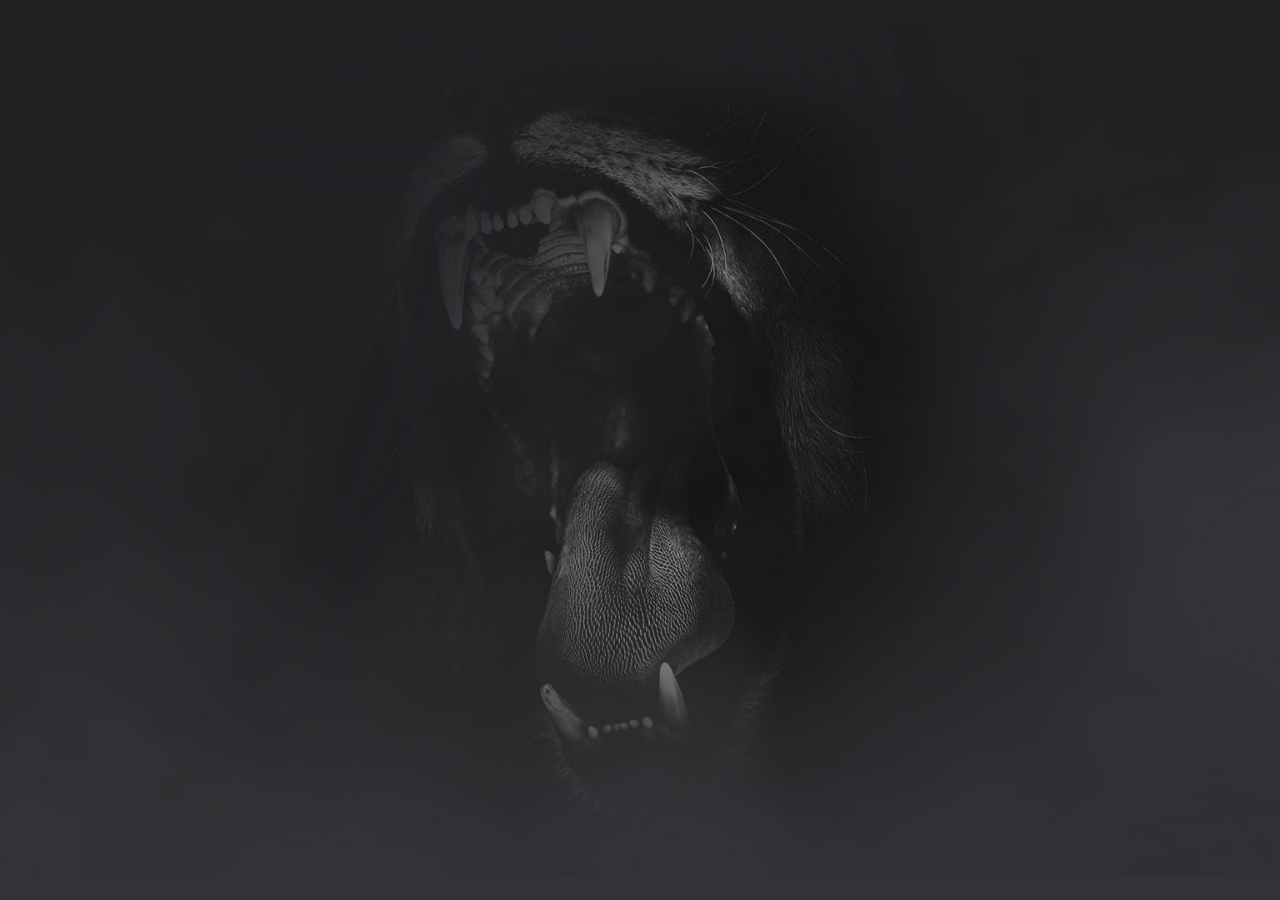
<file: index.html>
<!DOCTYPE html>
<html lang="ru">

<head>
  <meta charset="UTF-8">
  <meta name="viewport" content="width=device-width, initial-scale=1.0">
  <title>Lion Bank - Welcome page</title>
  <link rel="stylesheet" href="./static/css/main.css">
</head>

<body>
  <div class="welcome">
    <div class="welcome__container">
      <div class="central">
        <img src="./static/img/logo-vertical.png" alt="logo" class="central__logo">
        <a href="./main.html" class="btn btn-welcome btn--color--ginger">Войти</a>
      </div>
    </div>
  </div>
</body>

</html>
</file>
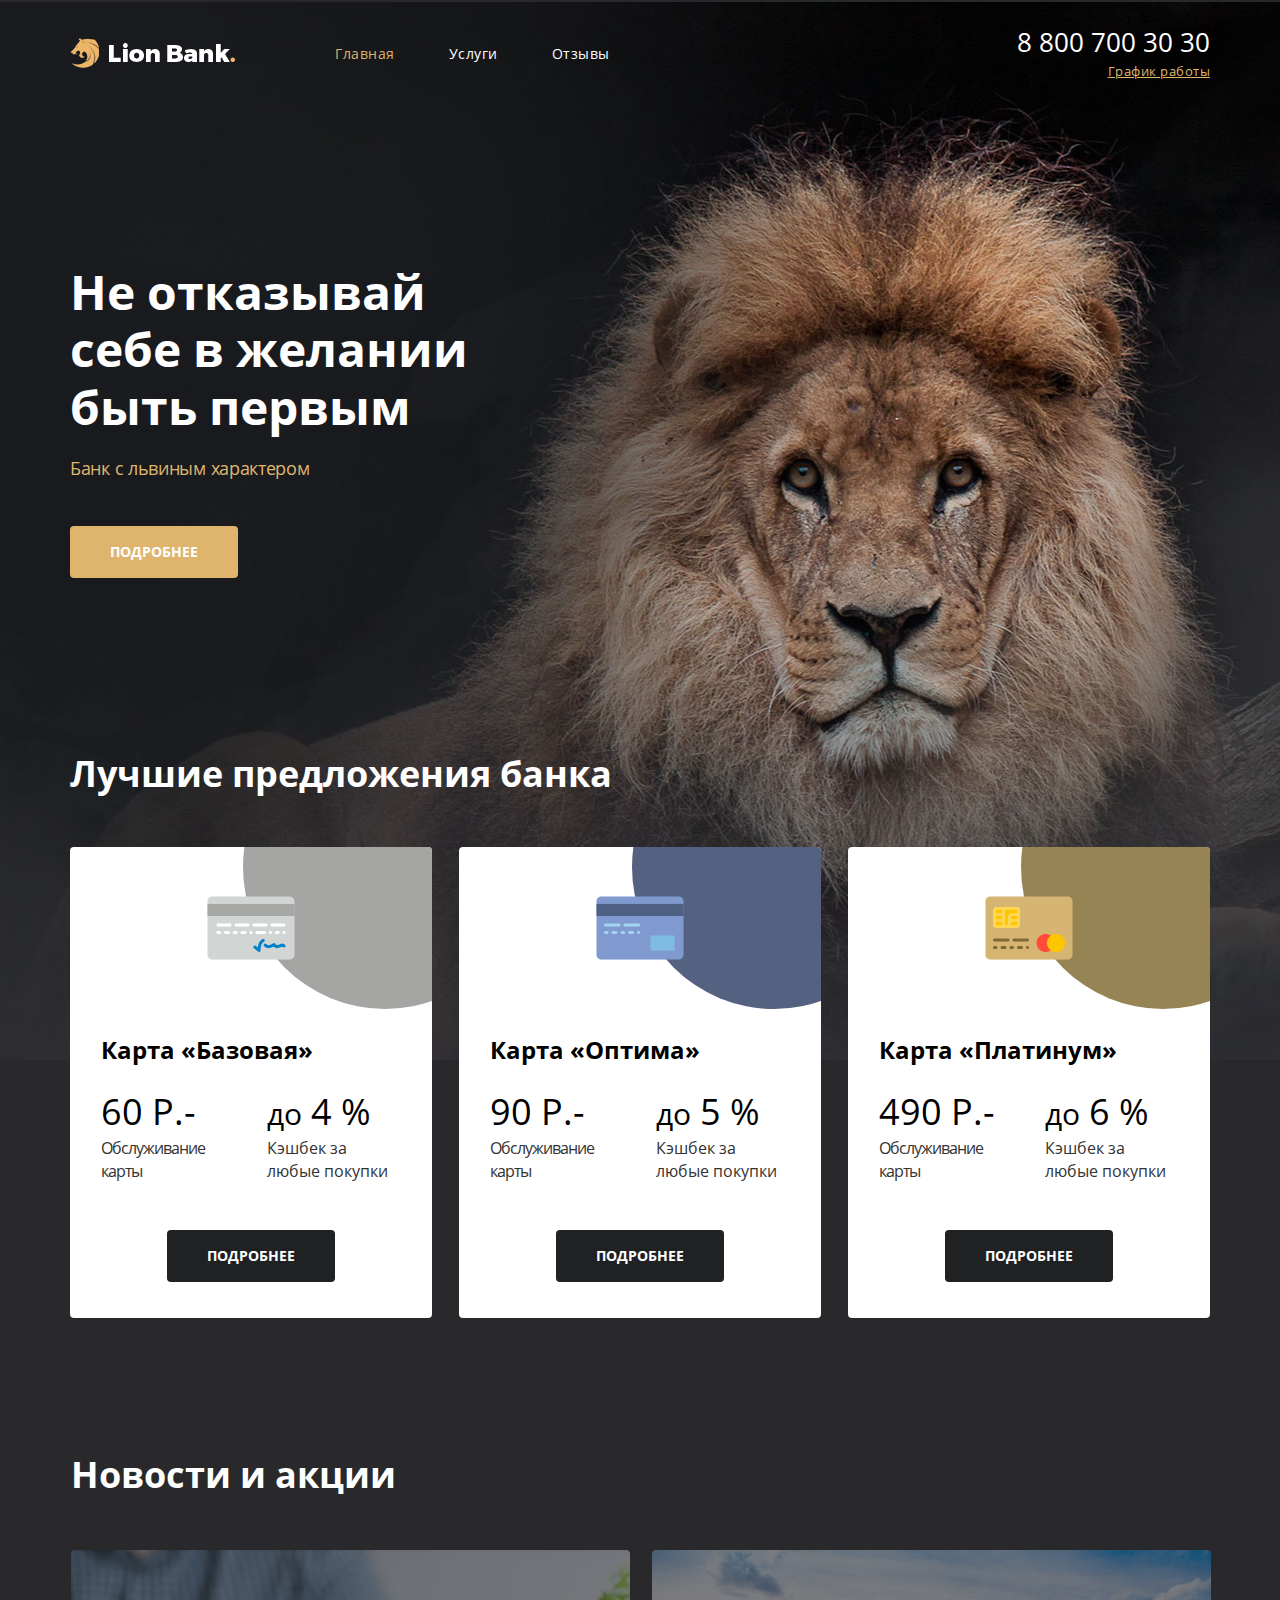
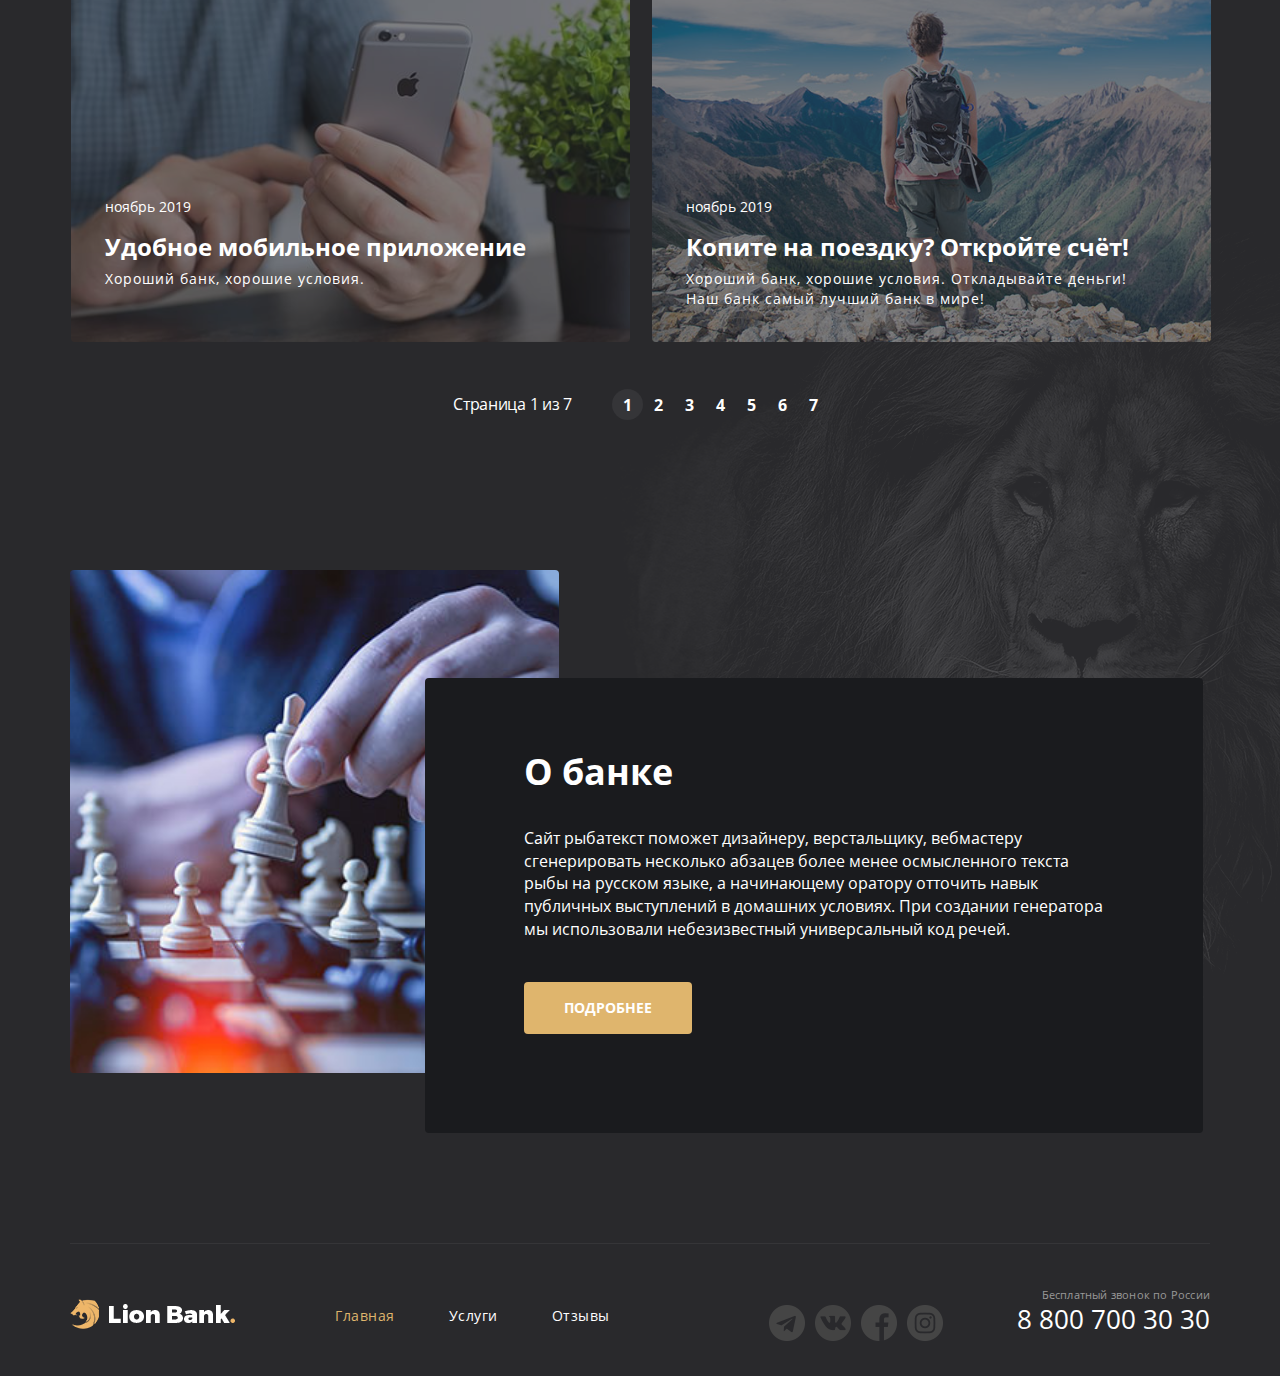
<file: main.html>
<!DOCTYPE html>
<html lang="ru">

<head>
  <meta charset="UTF-8">
  <meta name="viewport" content="width=1200, initial-scale=1.0">
  <title>Lion Bank - Главная</title>
  <link rel="stylesheet" href="./static/css/main.css">
</head>

<body>
  <div class="wrapper main-page-wrapper">
    <section class="hero">
      <div class="container hero__container">
        <header class="header">
          <div class="header__col">
            <a href="#" class="logo">
              <img src="static/img/logo.png" alt="lion bank logo" class="logo__pic">
            </a>
            <nav class="menu">
              <ul class="menu__list">
                <li class="menu__item menu__item--active">
                  <a href="#" class="menu__link">Главная</a>
                </li>
                <li class="menu__item menu__item">
                  <a href="./service.html" class="menu__link">Услуги</a>
                </li>
                <li class="menu__item">
                  <a href="./reviews.html" class="menu__link">Отзывы</a>
                </li>
              </ul>
            </nav>
          </div>
          <div class="header__col header__col--align--right">
            <address class="contacts">
              <a href="tel:+78007003030" class="phone">8 800 700 30 30</a>
              <div class="dropdown">
                <div class="dropdown__title contacts__workhours">График работы</div>
                <div class="dropdown__menu">
                  <ul class="dropdown__list">
                    <li class="dropdown__item dropdown__item--top">пн-вс: 09:00 - 20:00</li>
                    <li class="dropdown__item">Обед: 14:00-14:30</li>
                  </ul>
                </div>
              </div>
            </address>
          </div>
        </header>
        <div class="hero__content">
          <h1 class="hero__title">Не отказывай себе в желании быть первым</h1>
          <h4 class="hero__motto">Банк с львиным характером</h4>
          <a href="#" class="btn btn--color--ginger">Подробнее</a>
        </div>
      </div>
    </section>
    <section class="best-offers">
      <div class="container">
        <h2 class="best-offers__title">Лучшие предложения банка</h2>
        <ul class="best-offers__list">
          <li class="best-offers__item best-offer best-offer__item--theme-grey">
            <div class="best-offer__header">
              <img src="static/img/icons/cards/card_grey.png" alt="" class="best-offer__image">
            </div>
            <div class="best-offer__description">
              <h3 class="best-offer__card-title">Карта «Базовая»</h3>
              <div class="best-offer__cell">
                <div class="best-offer__price-elem">
                  <div class="best-offer__price">60 Р.-</div>
                  <div class="best-offer__price-details">Обслуживание карты</div>
                </div>
                <div class="best-offer__cashback-elem">
                  <div class="best-offer__percent">
                    <span class="best-offer__percent-from">до</span>
                    4 %
                  </div>
                  <div class="best-offer__cashback-details">Кэшбек за любые покупки</div>
                </div>
              </div>
              <div class="best-offer__btn-wrapper">
                <a href="#" class="btn btn--color--black">Подробнее</a>
              </div>
            </div>
          </li>
          <li class="best-offers__item best-offer best-offer__item--theme-blue">
            <div class="best-offer__header">
              <img src="static/img/icons/cards/card_blue.png" alt="" class="best-offer__image">
            </div>
            <div class="best-offer__description">
              <h3 class="best-offer__card-title">Карта «Оптима»</h3>
              <div class="best-offer__cell">
                <div class="best-offer__price-elem">
                  <div class="best-offer__price">90 Р.-</div>
                  <div class="best-offer__price-details">Обслуживание карты</div>
                </div>
                <div class="best-offer__cashback-elem">
                  <div class="best-offer__percent">
                    <span class="best-offer__percent-from">до</span>
                    5 %
                  </div>
                  <div class="best-offer__cashback-details">Кэшбек за любые покупки</div>
                </div>
              </div>
              <div class="best-offer__btn-wrapper">
                <a href="#" class="btn btn--color--black">Подробнее</a>
              </div>
            </div>
          </li>
          <li class="best-offers__item best-offer best-offer__item--theme-gold">
            <div class="best-offer__header">
              <img src="static/img/icons/cards/card_gold.png" alt="" class="best-offer__image">
            </div>
            <div class="best-offer__description">
              <h3 class="best-offer__card-title">Карта «Платинум»</h3>
              <div class="best-offer__cell">
                <div class="best-offer__price-elem">
                  <div class="best-offer__price">490 Р.-</div>
                  <div class="best-offer__price-details">Обслуживание карты</div>
                </div>
                <div class="best-offer__cashback-elem">
                  <div class="best-offer__percent">
                    <span class="best-offer__percent-from">до</span>
                    6 %
                  </div>
                  <div class="best-offer__cashback-details">Кэшбек за любые покупки</div>
                </div>
              </div>
              <div class="best-offer__btn-wrapper">
                <a href="#" class="btn btn--color--black">Подробнее</a>
              </div>
            </div>
          </li>
        </ul>
      </div>
    </section>
    <section class="news">
      <div class="container">
        <h2 class="news__title-section">Новости и акции</h2>
        <ul class="news__list">
          <li class="news__item single-news">
            <img src="static/img/content/news/phone.jpg" alt="Мобильное приложение" class="single-news__background">
            <div class="single-news__content">
              <time class="single-news__date" datetime="2019-11">ноябрь 2019</time>
              <div class="single-news__title">Удобное мобильное приложение</div>
              <div class="single-news__info">Хороший банк, хорошие условия.</div>
            </div>
          </li>
          <li class="news__item single-news">
            <img src="static/img/content/news/mountains.jpg" alt="Откройте счет" class="single-news__background">
            <div class="single-news__content">
              <time class="single-news__date" datetime="2019-11">ноябрь 2019</time>
              <div class="single-news__title">Копите на поездку? Откройте счёт!</div>
              <div class="single-news__info">Хороший банк, хорошие условия.
                Откладывайте деньги! Наш банк самый лучший банк в мире!</div>
            </div>
          </li>
        </ul>
        <div class="paginator">
          <div class="paginator__status">Страница 1 из 7</div>
          <ul class="paginator__list">
            <li class="paginator__item paginator__item--active">
              <a href="#" class="paginator__link">1</a>
            </li>
            <li class="paginator__item">
              <a href="#" class="paginator__link">2</a>
            </li>
            <li class="paginator__item">
              <a href="#" class="paginator__link">3</a>
            </li>
            <li class="paginator__item">
              <a href="#" class="paginator__link">4</a>
            </li>
            <li class="paginator__item">
              <a href="#" class="paginator__link">5</a>
            </li>
            <li class="paginator__item">
              <a href="#" class="paginator__link">6</a>
            </li>
            <li class="paginator__item">
              <a href="#" class="paginator__link">7</a>
            </li>
          </ul>
        </div>
      </div>
    </section>
    <section class="page-content-footer">
      <div class="container">
        <div class="about-overall">
          <div class="about-bank">
            <h2 class="about-bank__title">О банке</h2>
            <div class="about-bank__text">
              <p>
                Сайт рыбатекст поможет дизайнеру, верстальщику, вебмастеру сгенерировать несколько абзацев более менее
                осмысленного текста рыбы на русском языке, а начинающему оратору отточить навык публичных выступлений в
                домашних условиях. При создании генератора мы использовали небезизвестный универсальный код речей.
              </p>
            </div>
            <a href="#" class="btn btn--color--ginger">Подробнее</a>
          </div>
        </div>
      </div>
    </section>
    <footer class="footer footer-main">
      <div class="container container-content container__index">
        <div class="footer__col">
          <a href="#" class="logo">
            <img src="static/img/logo.png" alt="lion bank logo" class="logo__pic">
          </a>
          <nav class="menu">
            <ul class="menu__list">
              <li class="menu__item menu__item--active">
                <a href="#" class="menu__link">Главная</a>
              </li>
              <li class="menu__item">
                <a href="./service.html" class="menu__link">Услуги</a>
              </li>
              <li class="menu__item">
                <a href="./reviews.html" class="menu__link">Отзывы</a>
              </li>
            </ul>
          </nav>
        </div>
        <div class="footer__col footer__col--align--right">
          <ul class="socials__list">
            <li class="socials__item socials__item--icon--telegram">
              <a href="#" class="socials__link"></a>
            </li>
            <li class="socials__item socials__item--icon--vk">
              <a href="#" class="socials__link"></a>
            </li>
            <li class="socials__item socials__item--icon--facebook">
              <a href="#" class="socials__link"></a>
            </li>
            <li class="socials__item socials__item--icon--instagram">
              <a href="#" class="socials__link"></a>
            </li>
          </ul>
          <address class="contacts">
            <div class="contacts__desc">Бесплатный звонок по России</div>
            <a href="tel:+78007003030" class="phone">8 800 700 30 30</a>
          </address>
        </div>
      </div>
    </footer>
  </div>
</body>

</html>
</file>
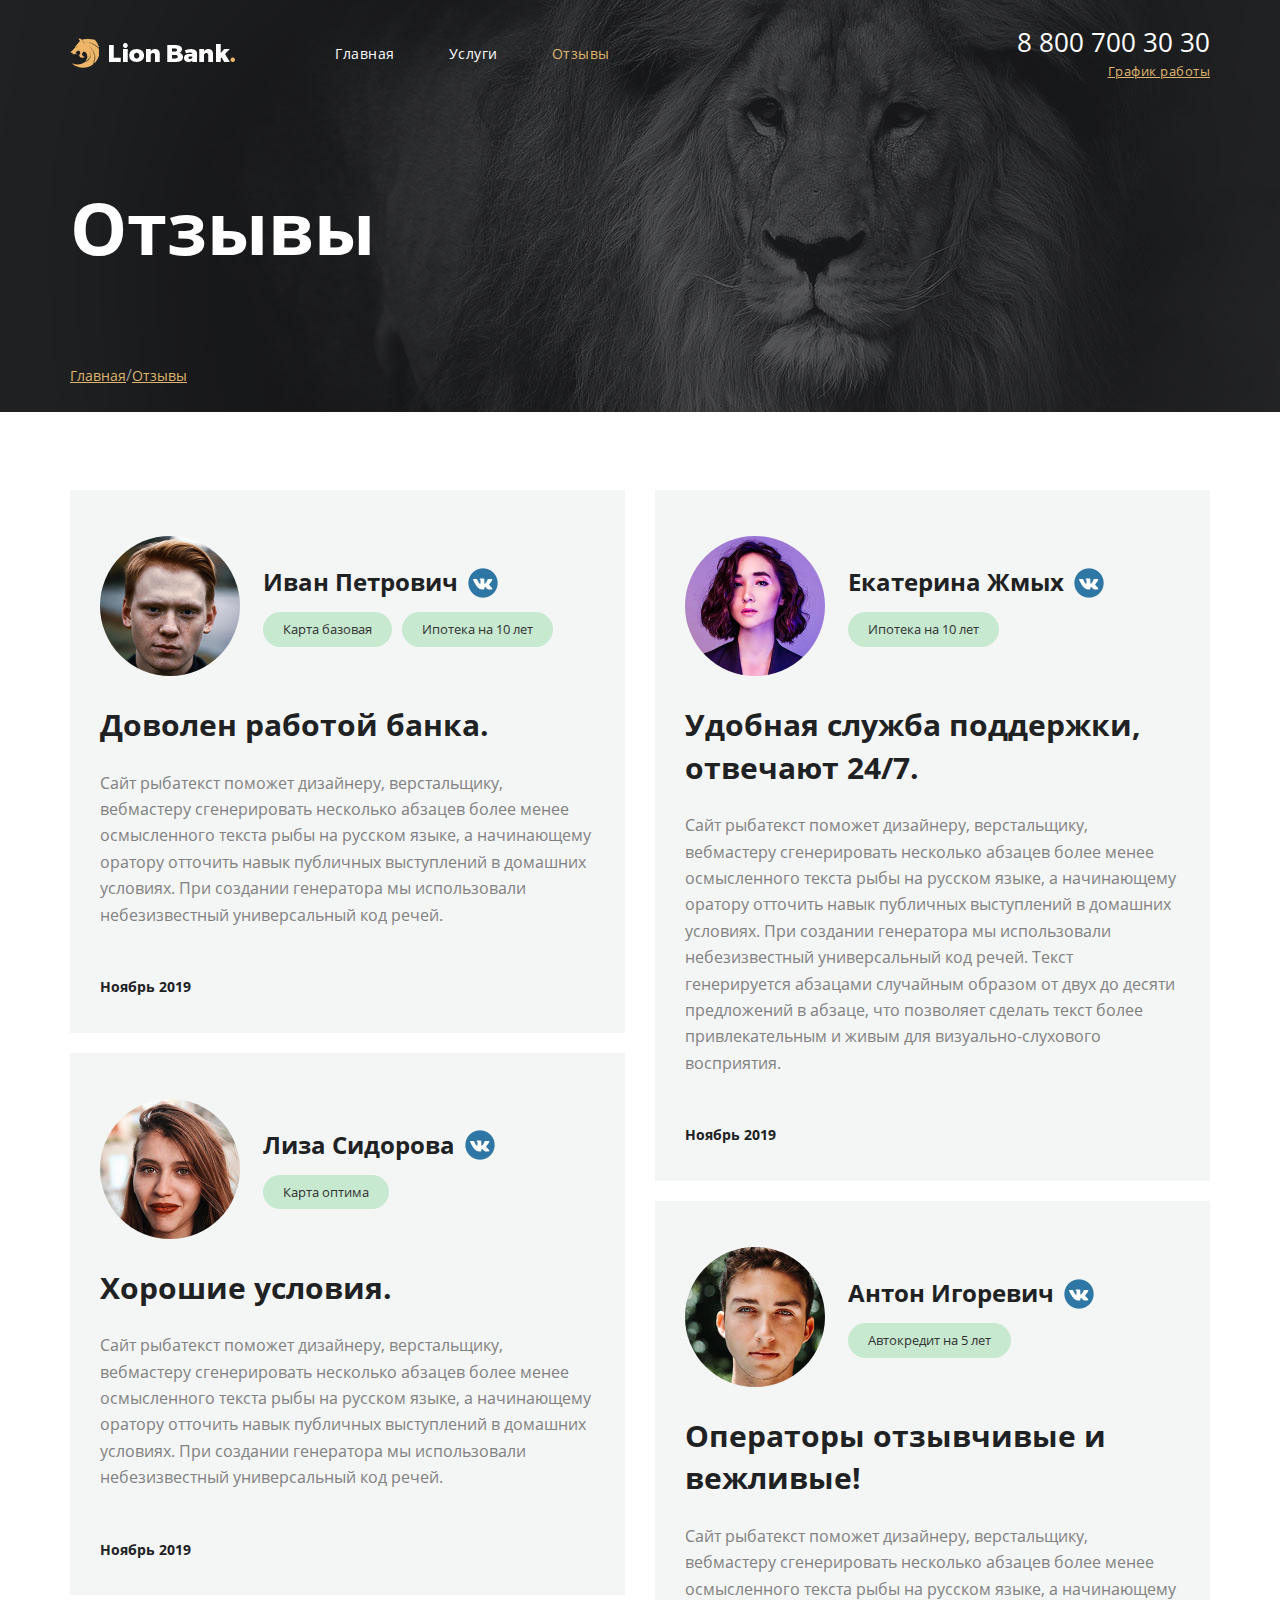
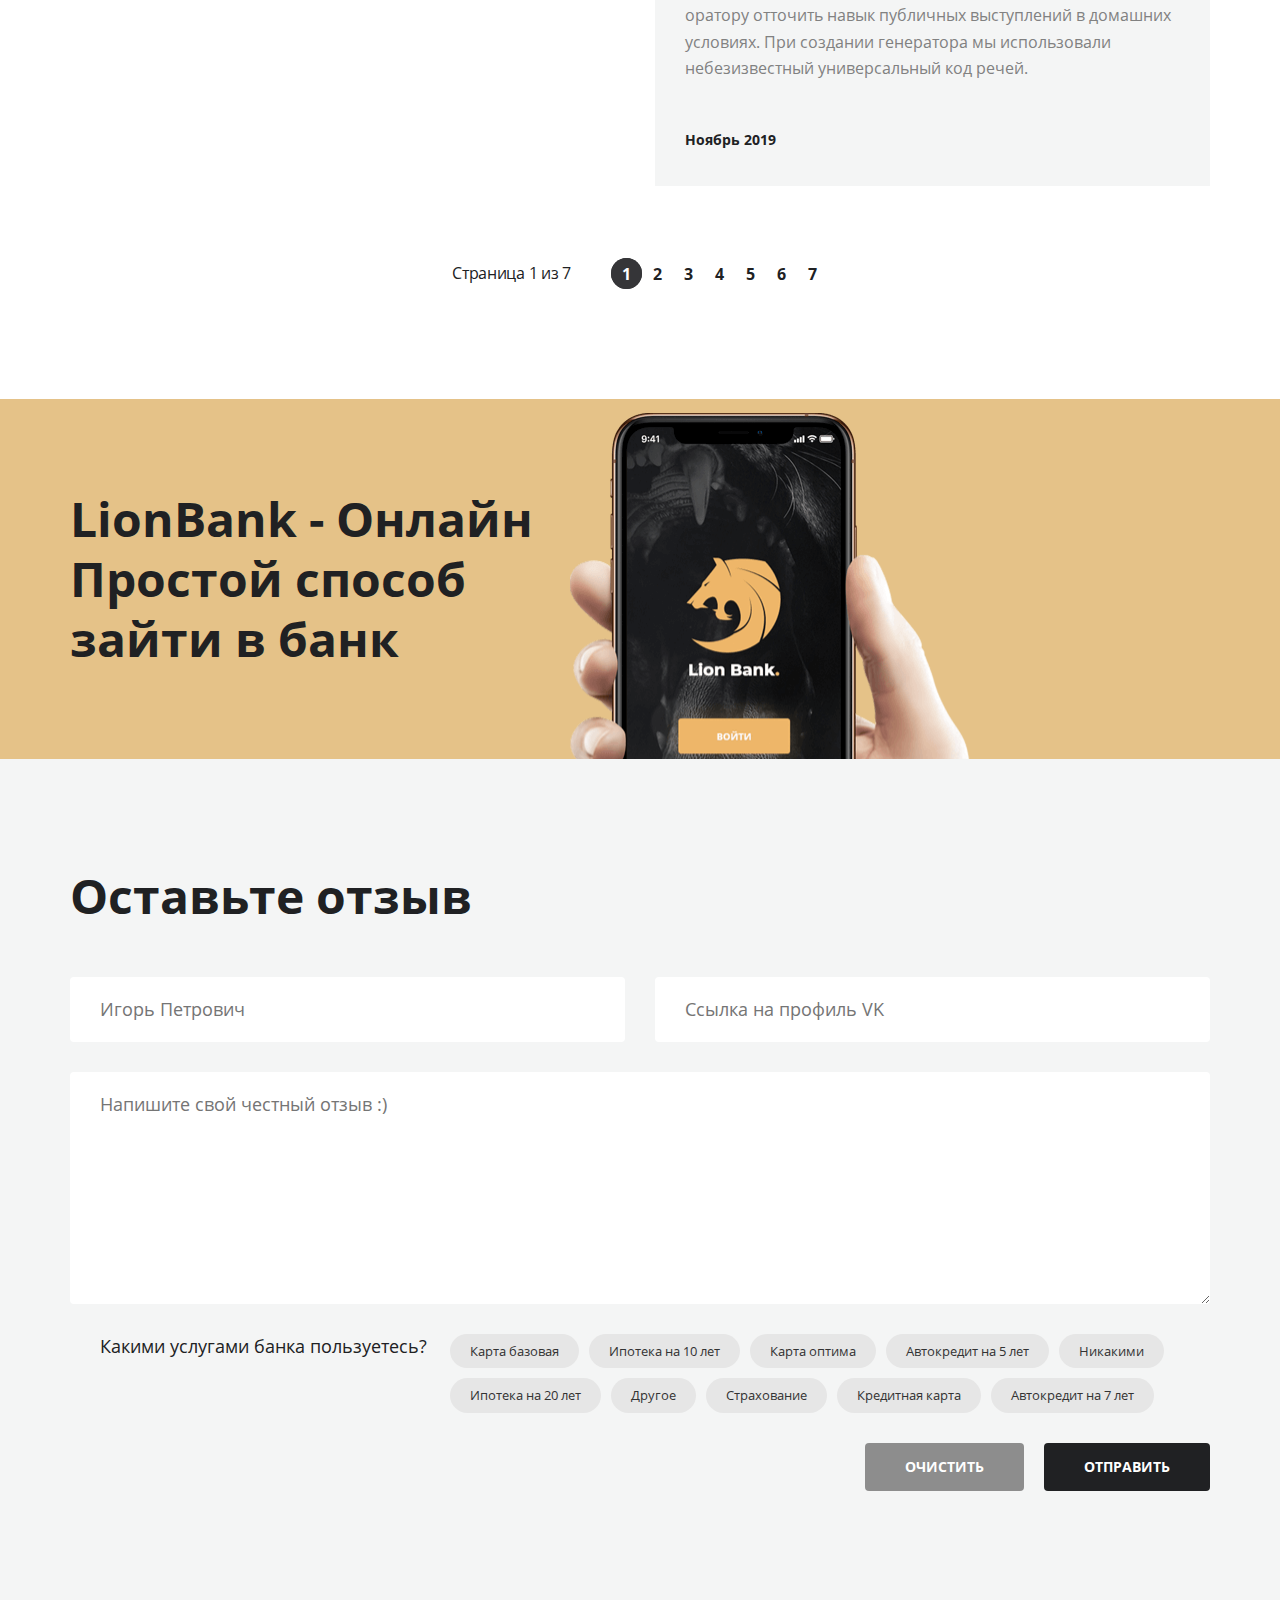
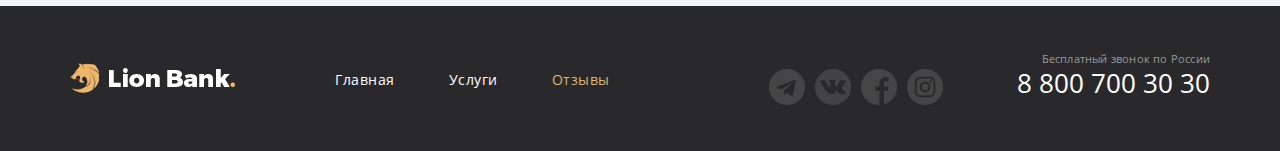
<file: reviews.html>
<!DOCTYPE html>
<html lang="ru">

<head>
  <meta charset="UTF-8">
  <meta name="viewport" content="width=device-width, initial-scale=1.0">
  <title>Lion Bank - Отзывы</title>
  <link rel="stylesheet" href="./static/css/main.css">
</head>

<body>
  <div class="wrapper">
    <section class="service-top-section">
      <div class="container service-top-section__container">
        <header class="header header-service">
          <div class="header__col">
            <a href="./main.html" class="logo">
              <img src="static/img/logo.png" alt="lion bank logo" class="logo__pic">
            </a>
            <nav class="menu">
              <ul class="menu__list">
                <li class="menu__item menu__item">
                  <a href="./main.html" class="menu__link">Главная</a>
                </li>
                <li class="menu__item">
                  <a href="./service.html" class="menu__link">Услуги</a>
                </li>
                <li class="menu__item menu__item--active">
                  <a href="#" class="menu__link">Отзывы</a>
                </li>
              </ul>
            </nav>
          </div>
          <div class="header__col header__col--align--right">
            <address class="contacts">
              <a href="tel:+78007003030" class="phone">8 800 700 30 30</a>
              <div class="dropdown">
                <div class="dropdown__title contacts__workhours">График работы</div>
                <div class="dropdown__menu">
                  <ul class="dropdown__list">
                    <li class="dropdown__item dropdown__item--top">пн-вс: 09:00 - 20:00</li>
                    <li class="dropdown__item">Обед: 14:00-14:30</li>
                  </ul>
                </div>
              </div>
            </address>
          </div>
        </header>
        <h1 class="page-title">Отзывы</h1>
        <nav class="breadcrumbs">
          <ul class="breadcrumbs__list">
            <li class="breadcrumbs__item">
              <a href="./main.html" class="breadcrumbs__link">Главная</a>
            </li>
            <li class="breadcrumbs__item creabcumbs__item--active">
              <a href="#" class="breadcrumbs__link">Отзывы</a>
            </li>
          </ul>
        </nav>
      </div>
    </section>
    <main class="page-content reviews-content">
      <div class="container">
        <ul class="reviews">
          <li class="reviews__item review">
            <div class="review__header">
              <div class="review__photo">
                <div class="avatar">
                  <img src="./static/img/content/reviews/ginger.jpg" alt="" class="avatar__img">
                </div>
              </div>
              <div class="review__userdata">
                <a href="#" class="review__user">Иван Петрович</a>
                <ul class="review__tags">
                  <li class="review__tag-item tag tag-bg-green">Карта базовая</li>
                  <li class="review__tag-item tag tag-bg-green">Ипотека на 10 лет</li>
                </ul>
              </div>
            </div>
            <div class="review__content">
              <h3 class="review__title">
                Доволен работой банка.
              </h3>
              <div class="review__content-text">
                <p>
                  Сайт рыбатекст поможет дизайнеру, верстальщику, вебмастеру сгенерировать несколько абзацев более менее осмысленного текста рыбы на русском языке, а начинающему оратору отточить навык публичных выступлений в домашних условиях. При создании генератора мы использовали небезизвестный универсальный код речей. 
                </p>
              </div>
              <time class="review__date">Ноябрь 2019</time>
            </div>
          </li>
          <li class="reviews__item review">
            <div class="review__header">
              <div class="review__photo">
                <div class="avatar">
                  <img src="./static/img/content/reviews/liza.jpg" alt="" class="avatar__img">
                </div>
              </div>
              <div class="review__userdata">
                <a href="#" class="review__user">Лиза Сидорова</a>
                <ul class="review__tags">
                  <li class="review__tag-item tag tag-bg-green">Карта оптима</li>
                </ul>
              </div>
            </div>
            <div class="review__content">
              <h3 class="review__title">
                Хорошие условия.
              </h3>
              <div class="review__content-text">
                <p>
                  Сайт рыбатекст поможет дизайнеру, верстальщику, вебмастеру сгенерировать несколько абзацев более менее осмысленного текста рыбы на русском языке, а начинающему оратору отточить навык публичных выступлений в домашних условиях. При создании генератора мы использовали небезизвестный универсальный код речей. 
                </p>
              </div>
              <time class="review__date">Ноябрь 2019</time>
            </div>
          </li>
          <li class="reviews__item review">
            <div class="review__header">
              <div class="review__photo">
                <div class="avatar">
                  <img src="./static/img/content/reviews/girl.jpg" alt="" class="avatar__img">
                </div>
              </div>
              <div class="review__userdata">
                <a href="#" class="review__user">Екатерина Жмых</a>
                <ul class="review__tags">
                  <li class="review__tag-item tag tag-bg-green">Ипотека на 10 лет</li>
                </ul>
              </div>
            </div>
            <div class="review__content">
              <h3 class="review__title">
                Удобная служба поддержки, отвечают 24/7.
              </h3>
              <div class="review__content-text">
                <p>
                  Сайт рыбатекст поможет дизайнеру, верстальщику, вебмастеру сгенерировать несколько абзацев более менее осмысленного текста рыбы на русском языке, а начинающему оратору отточить навык публичных выступлений в домашних условиях. При создании генератора мы использовали небезизвестный универсальный код речей. Текст генерируется абзацами случайным образом от двух до десяти предложений в абзаце, что позволяет сделать текст более привлекательным и живым для визуально-слухового восприятия.
                </p>
              </div>
              <time class="review__date">Ноябрь 2019</time>
            </div>
          </li>
          <li class="reviews__item review">
            <div class="review__header">
              <div class="review__photo">
                <div class="avatar">
                  <img src="./static/img/content/reviews/guy.jpg" alt="" class="avatar__img">
                </div>
              </div>
              <div class="review__userdata">
                <a href="#" class="review__user">Антон Игоревич</a>
                <ul class="review__tags">
                  <li class="review__tag-item tag tag-bg-green">Автокредит на 5 лет</li>
                </ul>
              </div>
            </div>
            <div class="review__content">
              <h3 class="review__title">
                Операторы отзывчивые и вежливые!
              </h3>
              <div class="review__content-text">
                <p>
                  Сайт рыбатекст поможет дизайнеру, верстальщику, вебмастеру сгенерировать несколько абзацев более менее осмысленного текста рыбы на русском языке, а начинающему оратору отточить навык публичных выступлений в домашних условиях. При создании генератора мы использовали небезизвестный универсальный код речей.
                </p>
              </div>
              <time class="review__date">Ноябрь 2019</time>
            </div>
          </li>
        </ul>
        <div class="paginator paginator--theme--light">
          <div class="paginator__status">Страница 1 из 7</div>
          <ul class="paginator__list">
            <li class="paginator__item paginator__item--active">
              <a href="#" class="paginator__link">1</a>
            </li>
            <li class="paginator__item">
              <a href="#" class="paginator__link">2</a>
            </li>
            <li class="paginator__item">
              <a href="#" class="paginator__link">3</a>
            </li>
            <li class="paginator__item">
              <a href="#" class="paginator__link">4</a>
            </li>
            <li class="paginator__item">
              <a href="#" class="paginator__link">5</a>
            </li>
            <li class="paginator__item">
              <a href="#" class="paginator__link">6</a>
            </li>
            <li class="paginator__item">
              <a href="#" class="paginator__link">7</a>
            </li>
          </ul>
        </div>
      </div>
    </main>
    <section class="separator">
      <div class="container">
        <div class="separator__content">
          <h2 class="separator__title">
            LionBank - Онлайн Простой способ зайти в банк
          </h2>
        </div>
      </div>
    </section>
    <section class="inner-section inner-section-reviews inner-section--bg--grey">
      <div class="container">
        <h2 class="inner-section__title inner-section-review__title">Оставьте отзыв</h2>
        <form action="" class="form">
          <div class="form__row">
            <input type="text" placeholder="Игорь Петрович" class="form__input">
            <input type="text" placeholder="Ссылка на профиль VK" class="form__input">
          </div>
          <div class="form__row">
            <textarea type="text" placeholder="Напишите свой честный отзыв :)" class="form__input form__input--textarea"></textarea>
          </div>
          <div class="form__controls">
            <div class="form__controls-title">Какими услугами банка пользуетесь?</div>
            <ul class="controls">
              <li class="controls__item">
                <label class="controls__elem">
                  <input type="checkbox" class="controls__checkbox">
                  <div class="tag controls__tag">Карта базовая</div>
                </label>
              </li>
              <li class="controls__item">
                <label class="controls__elem">
                  <input type="checkbox" class="controls__checkbox">
                  <div class="tag controls__tag">Ипотека на 10 лет</div>
                </label>
              </li>
              <li class="controls__item">
                <label class="controls__elem">
                  <input type="checkbox" class="controls__checkbox">
                  <div class="tag controls__tag">Карта оптима</div>
                </label>
              </li>
              <li class="controls__item">
                <label class="controls__elem">
                  <input type="checkbox" class="controls__checkbox">
                  <div class="tag controls__tag">Автокредит на 5 лет</div>
                </label>
              </li>
              <li class="controls__item">
                <label class="controls__elem">
                  <input type="checkbox" class="controls__checkbox">
                  <div class="tag controls__tag">Никакими</div>
                </label>
              </li>
              <li class="controls__item">
                <label class="controls__elem">
                  <input type="checkbox" class="controls__checkbox">
                  <div class="tag controls__tag">Ипотека на 20 лет</div>
                </label>
              </li>
              <li class="controls__item">
                <label class="controls__elem">
                  <input type="checkbox" class="controls__checkbox">
                  <div class="tag controls__tag">Другое</div>
                </label>
              </li>
              <li class="controls__item">
                <label class="controls__elem">
                  <input type="checkbox" class="controls__checkbox">
                  <div class="tag controls__tag">Страхование</div>
                </label>
              </li>
              <li class="controls__item">
                <label class="controls__elem">
                  <input type="checkbox" class="controls__checkbox">
                  <div class="tag controls__tag">Кредитная карта</div>
                </label>
              </li>
              <li class="controls__item">
                <label class="controls__elem">
                  <input type="checkbox" class="controls__checkbox">
                  <div class="tag controls__tag">Автокредит на 7 лет</div>
                </label>
              </li>
            </ul>
          </div>
          <div class="form__btns">
            <button class="btn form__btn btn--color--grey" type="reset">Очистить</button>
            <button class="btn form__btn btn--color--black" type="submit">Отправить</button>
          </div>
        </form>
      </div>
    </section>
    <footer class="footer inner-footer">
      <div class="container container-content container__service">
        <div class="footer__col">
          <a href="./main.html" class="logo">
            <img src="static/img/logo.png" alt="lion bank logo" class="logo__pic">
          </a>
          <nav class="menu">
            <ul class="menu__list">
              <li class="menu__item">
                <a href="./main.html" class="menu__link">Главная</a>
              </li>
              <li class="menu__item">
                <a href="./service.html" class="menu__link">Услуги</a>
              </li>
              <li class="menu__item menu__item--active">
                <a href="#" class="menu__link">Отзывы</a>
              </li>
            </ul>
          </nav>
        </div>
        <div class="footer__col footer__col--align--right">
          <ul class="socials__list">
            <li class="socials__item socials__item--icon--telegram">
              <a href="#" class="socials__link"></a>
            </li>
            <li class="socials__item socials__item--icon--vk">
              <a href="#" class="socials__link"></a>
            </li>
            <li class="socials__item socials__item--icon--facebook">
              <a href="#" class="socials__link"></a>
            </li>
            <li class="socials__item socials__item--icon--instagram">
              <a href="#" class="socials__link"></a>
            </li>
          </ul>
          <address class="contacts">
            <div class="contacts__desc">Бесплатный звонок по России</div>
            <a href="tel:+78007003030" class="phone">8 800 700 30 30</a>
          </address>
        </div>
      </div>
    </footer>
  </div>
</body>

</html>
</file>
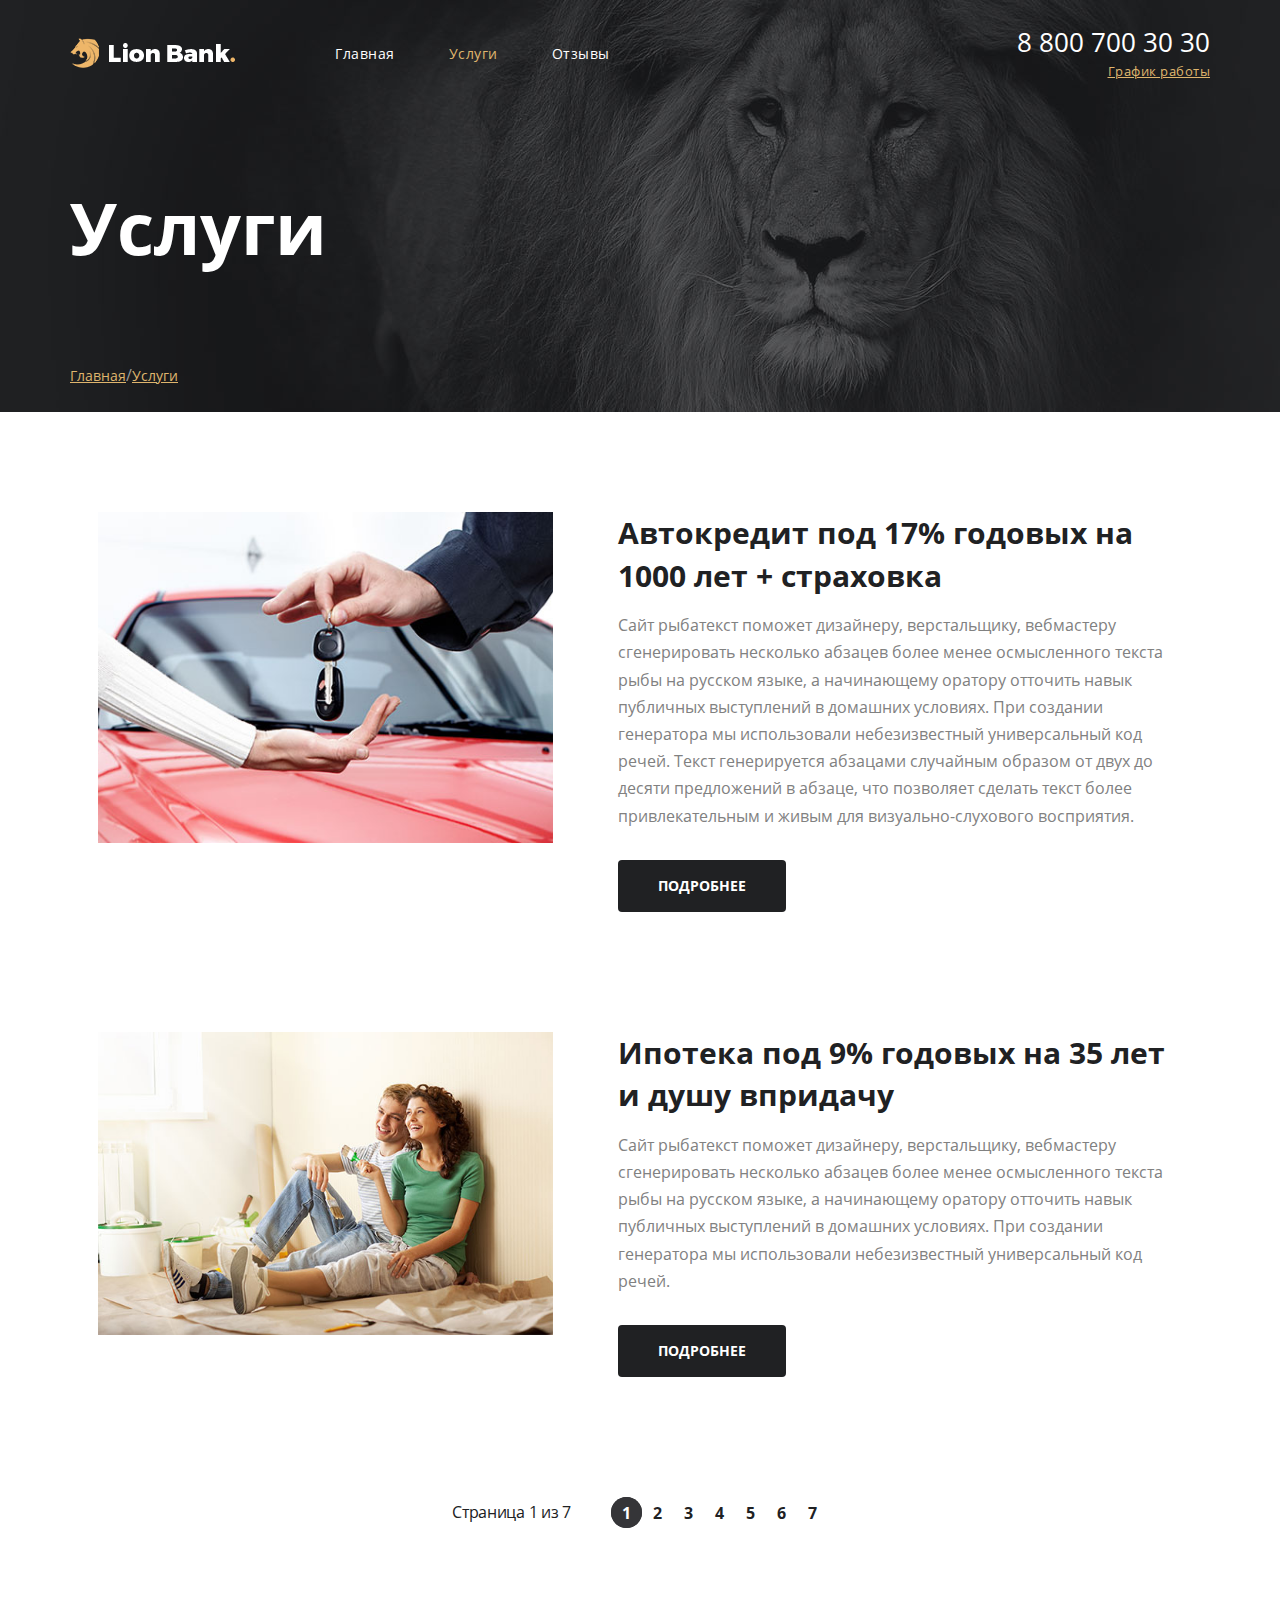
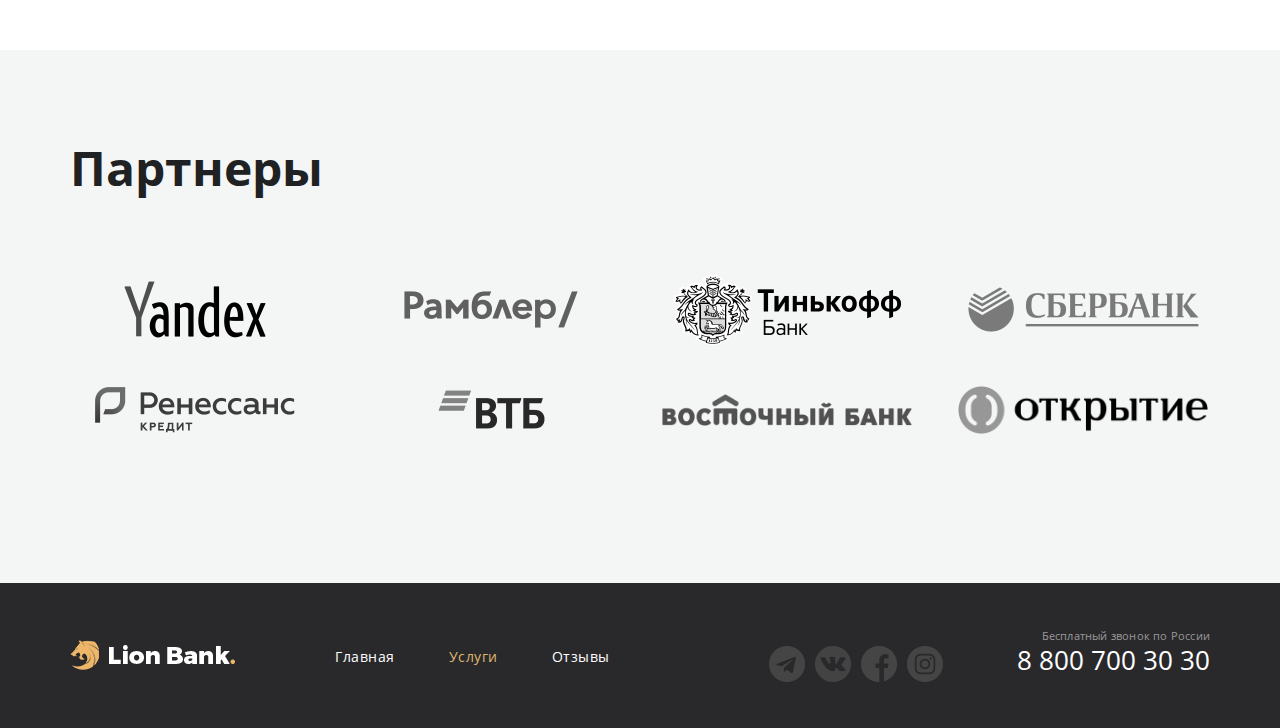
<file: service.html>
<!DOCTYPE html>
<html lang="ru">

<head>
  <meta charset="UTF-8">
  <meta name="viewport" content="width=device-width, initial-scale=1.0">
  <title>Lion Bank - Услуги</title>
  <link rel="stylesheet" href="./static/css/main.css">
</head>

<body>
  <div class="wrapper">
    <section class="service-top-section">
      <div class="container service-top-section__container">
        <header class="header header-service">
          <div class="header__col">
            <a href="./main.html" class="logo">
              <img src="static/img/logo.png" alt="lion bank logo" class="logo__pic">
            </a>
            <nav class="menu">
              <ul class="menu__list">
                <li class="menu__item menu__item">
                  <a href="./main.html" class="menu__link">Главная</a>
                </li>
                <li class="menu__item menu__item--active">
                  <a href="#" class="menu__link">Услуги</a>
                </li>
                <li class="menu__item">
                  <a href="./reviews.html" class="menu__link">Отзывы</a>
                </li>
              </ul>
            </nav>
          </div>
          <div class="header__col header__col--align--right">
            <address class="contacts">
              <a href="tel:+78007003030" class="phone">8 800 700 30 30</a>
              <div class="dropdown">
                <div class="dropdown__title contacts__workhours">График работы</div>
                <div class="dropdown__menu">
                  <ul class="dropdown__list">
                    <li class="dropdown__item dropdown__item--top">пн-вс: 09:00 - 20:00</li>
                    <li class="dropdown__item">Обед: 14:00-14:30</li>
                  </ul>
                </div>
              </div>
            </address>
          </div>
        </header>
        <h1 class="page-title">Услуги</h1>
        <nav class="breadcrumbs">
          <ul class="breadcrumbs__list">
            <li class="breadcrumbs__item">
              <a href="./main.html" class="breadcrumbs__link">Главная</a>
            </li>
            <li class="breadcrumbs__item creabcumbs__item--active">
              <a href="#" class="breadcrumbs__link">Услуги</a>
            </li>
          </ul>
        </nav>
      </div>
    </section>
    <main class="page-content">
      <div class="container">
        <ul class="services">
          <li class="services__item">
            <a href="#" class="service">
              <div class="service__img">
                <img src="./static/img/content/service/key.jpg" alt="car key" class="service__img-elem">
              </div>
              <div class="service__content">
                <h2 class="service__title">
                  Автокредит под 17% годовых на 1000 лет + страховка
                </h2>
                <div class="service__desc">
                  <p>
                    Сайт рыбатекст поможет дизайнеру, верстальщику, вебмастеру сгенерировать несколько абзацев более
                    менее осмысленного текста рыбы на русском языке, а начинающему оратору отточить навык публичных
                    выступлений в домашних условиях. При создании генератора мы использовали небезизвестный
                    универсальный код речей. Текст генерируется абзацами случайным образом от двух до десяти предложений
                    в абзаце, что позволяет сделать текст более привлекательным и живым для визуально-слухового
                    восприятия.
                  </p>
                </div>
                <div class="btn btn--color--black">Подробнее</div>
              </div>
            </a>
          </li>
          <li class="services__item">
            <a href="#" class="service">
              <div class="service__img">
                <img src="./static/img/content/service/couple.jpg" alt="car key" class="service__img-elem">
              </div>
              <div class="service__content">
                <h2 class="service__title">
                  Ипотека под 9% годовых на 35 лет и душу впридачу
                </h2>
                <div class="service__desc">
                  <p>
                    Сайт рыбатекст поможет дизайнеру, верстальщику, вебмастеру сгенерировать несколько абзацев более
                    менее осмысленного текста рыбы на русском языке, а начинающему оратору отточить навык публичных
                    выступлений в домашних условиях. При создании генератора мы использовали небезизвестный
                    универсальный код речей.
                  </p>
                </div>
                <div class="btn btn--color--black service__btn">Подробнее</div>
              </div>
            </a>
          </li>
        </ul>
        <div class="paginator paginator--theme--light">
          <div class="paginator__status">Страница 1 из 7</div>
          <ul class="paginator__list">
            <li class="paginator__item paginator__item--active">
              <a href="#" class="paginator__link">1</a>
            </li>
            <li class="paginator__item">
              <a href="#" class="paginator__link">2</a>
            </li>
            <li class="paginator__item">
              <a href="#" class="paginator__link">3</a>
            </li>
            <li class="paginator__item">
              <a href="#" class="paginator__link">4</a>
            </li>
            <li class="paginator__item">
              <a href="#" class="paginator__link">5</a>
            </li>
            <li class="paginator__item">
              <a href="#" class="paginator__link">6</a>
            </li>
            <li class="paginator__item">
              <a href="#" class="paginator__link">7</a>
            </li>
          </ul>
        </div>
      </div>
    </main>
    <section class="inner-section inner-section--bg--grey">
      <div class="container">
        <h2 class="inner-section__title">Партнеры</h2>
        <ul class="partners">
          <li class="partners__item">
            <a href="#" class="partners__link">
              <img src="./static/img/icons/partners/yandex.png" alt="yandex logo" class="partners__img">
            </a>
          </li>
          <li class="partners__item">
            <a href="#" class="partners__link">
              <img src="./static/img/icons/partners/rambler.png" alt="rambler logo" class="partners__img">
            </a>
          </li>
          <li class="partners__item">
            <a href="#" class="partners__link">
              <img src="./static/img/icons/partners/tinkoff.png" alt="tinkoff logo" class="partners__img">
            </a>
          </li>
          <li class="partners__item">
            <a href="#" class="partners__link">
              <img src="./static/img/icons/partners/sberbank.png" alt="sberbank logo" class="partners__img">
            </a>
          </li>
          <li class="partners__item">
            <a href="#" class="partners__link">
              <img src="./static/img/icons/partners/renessans.png" alt="renessans logo" class="partners__img">
            </a>
          </li>
          <li class="partners__item">
            <a href="#" class="partners__link">
              <img src="./static/img/icons/partners/vtb.png" alt="vtb logo" class="partners__img">
            </a>
          </li>
          <li class="partners__item">
            <a href="#" class="partners__link">
              <img src="./static/img/icons/partners/western.png" alt="western logo" class="partners__img">
            </a>
          </li>
          <li class="partners__item">
            <a href="#" class="partners__link">
              <img src="./static/img/icons/partners/openbank.png" alt="open logo" class="partners__img">
            </a>
          </li>
        </ul>
      </div>
    </section>
    <footer class="footer inner-footer">
      <div class="container container-content container__service">
        <div class="footer__col">
          <a href="./main.html" class="logo">
            <img src="static/img/logo.png" alt="lion bank logo" class="logo__pic">
          </a>
          <nav class="menu">
            <ul class="menu__list">
              <li class="menu__item">
                <a href="./main.html" class="menu__link">Главная</a>
              </li>
              <li class="menu__item menu__item--active">
                <a href="#" class="menu__link">Услуги</a>
              </li>
              <li class="menu__item">
                <a href="./reviews.html" class="menu__link">Отзывы</a>
              </li>
            </ul>
          </nav>
        </div>
        <div class="footer__col footer__col--align--right">
          <ul class="socials__list">
            <li class="socials__item socials__item--icon--telegram">
              <a href="#" class="socials__link"></a>
            </li>
            <li class="socials__item socials__item--icon--vk">
              <a href="#" class="socials__link"></a>
            </li>
            <li class="socials__item socials__item--icon--facebook">
              <a href="#" class="socials__link"></a>
            </li>
            <li class="socials__item socials__item--icon--instagram">
              <a href="#" class="socials__link"></a>
            </li>
          </ul>
          <address class="contacts">
            <div class="contacts__desc">Бесплатный звонок по России</div>
            <a href="tel:+78007003030" class="phone">8 800 700 30 30</a>
          </address>
        </div>
      </div>
    </footer>
  </div>
</body>

</html>
</file>
<file: static/css/main.css>
@import url("./layout/fonts.css");
@import url("./layout/normalize.css");
@import url("./layout/base.css");

@import url("./blocks/about-bank.css");
@import url("./blocks/about-overall.css");
@import url("./blocks/best-offer.css");
@import url("./blocks/best-offers.css");
@import url("./blocks/breadcrumbs.css");
@import url("./blocks/btn.css");
@import url("./blocks/contacts.css");
@import url("./blocks/footer.css");
@import url("./blocks/header.css");
@import url("./blocks/hero.css");
@import url("./blocks/inner-section.css");
@import url("./blocks/logo.css");
@import url("./blocks/menu.css");
@import url("./blocks/news.css");
@import url("./blocks/page-content.css");
@import url("./blocks/page-title.css");
@import url("./blocks/paginator.css");
@import url("./blocks/partners.css");
@import url("./blocks/phone.css");
@import url("./blocks/service-top-section.css");
@import url("./blocks/service.css");
@import url("./blocks/services.css");
@import url("./blocks/single-news.css");
@import url("./blocks/socials.css");
@import url("./blocks/review.css");
@import url("./blocks/reviews.css");
@import url("./blocks/tag.css");
@import url("./blocks/separator.css");
@import url("./blocks/form.css");
@import url("./blocks/controls.css");
@import url("./blocks/central.css");
@import url("./blocks/welcome.css");
@import url("./blocks/dropdown.css");
</file>
